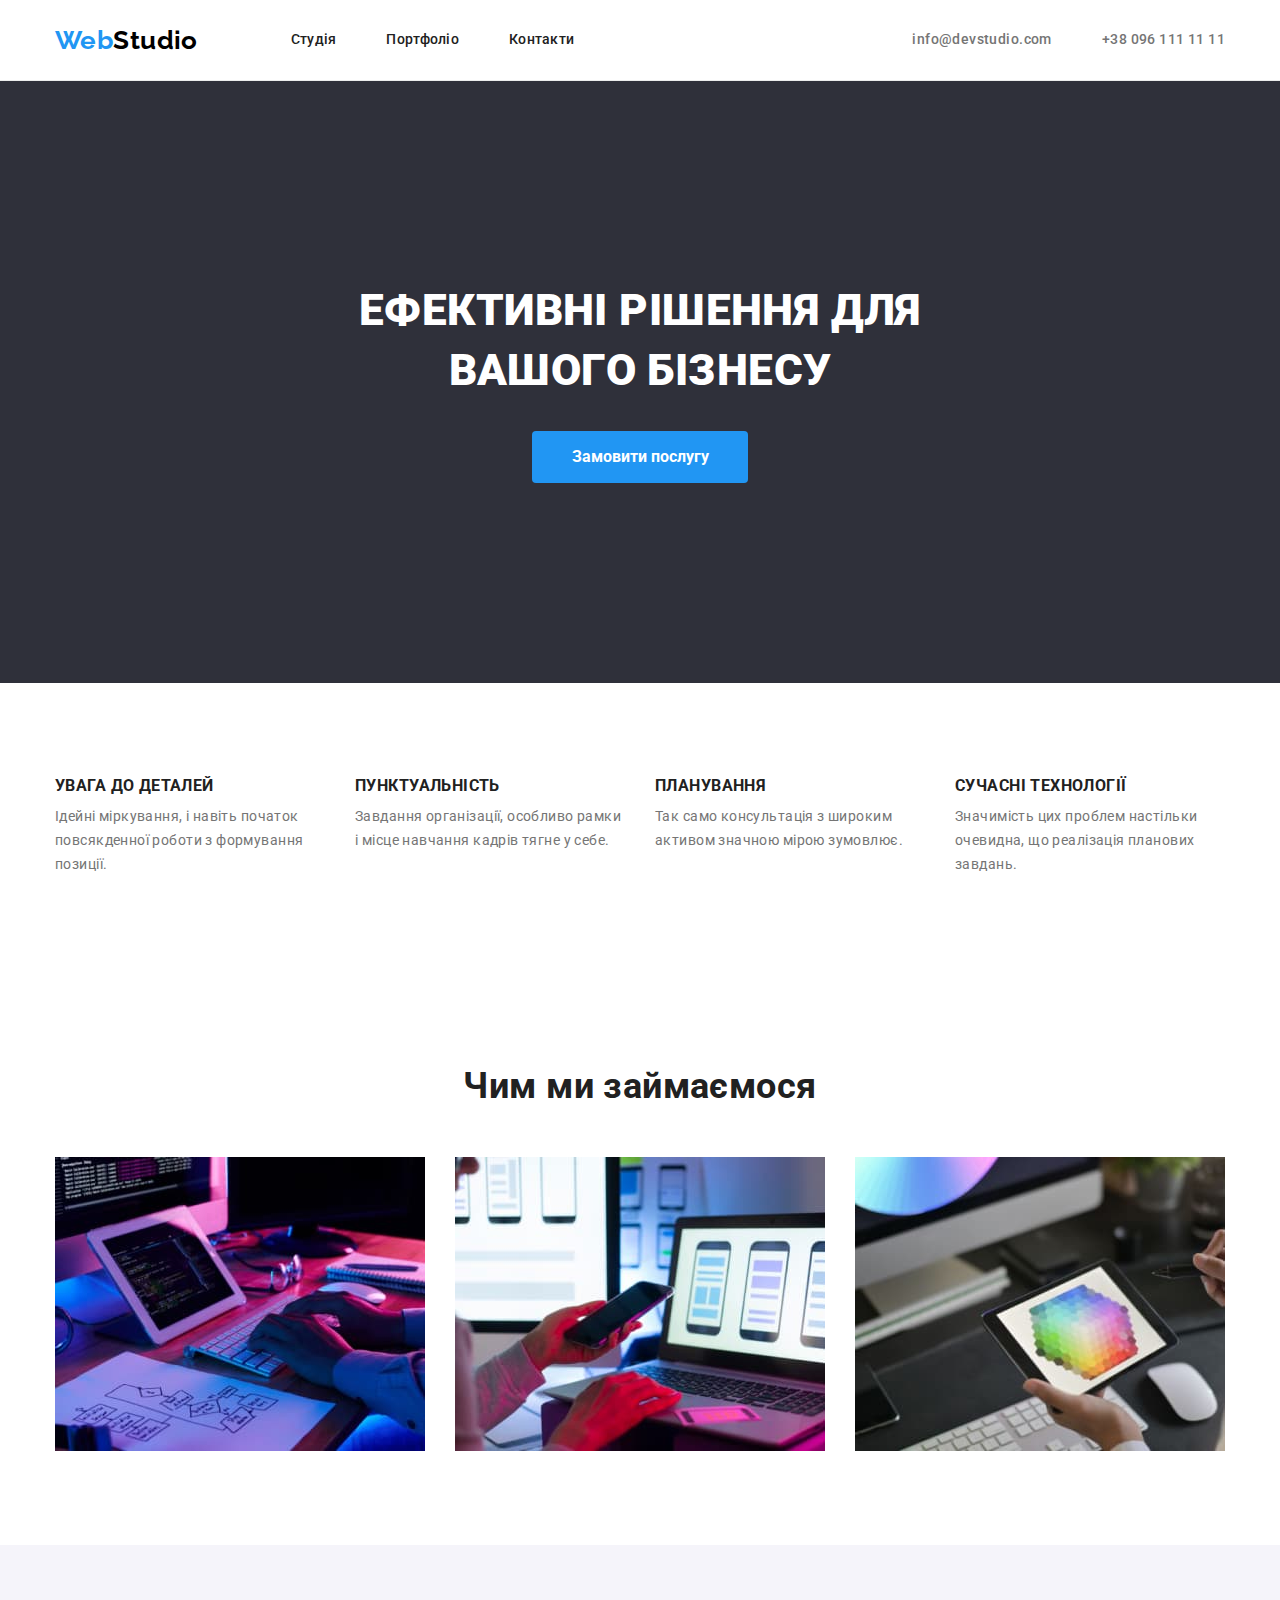
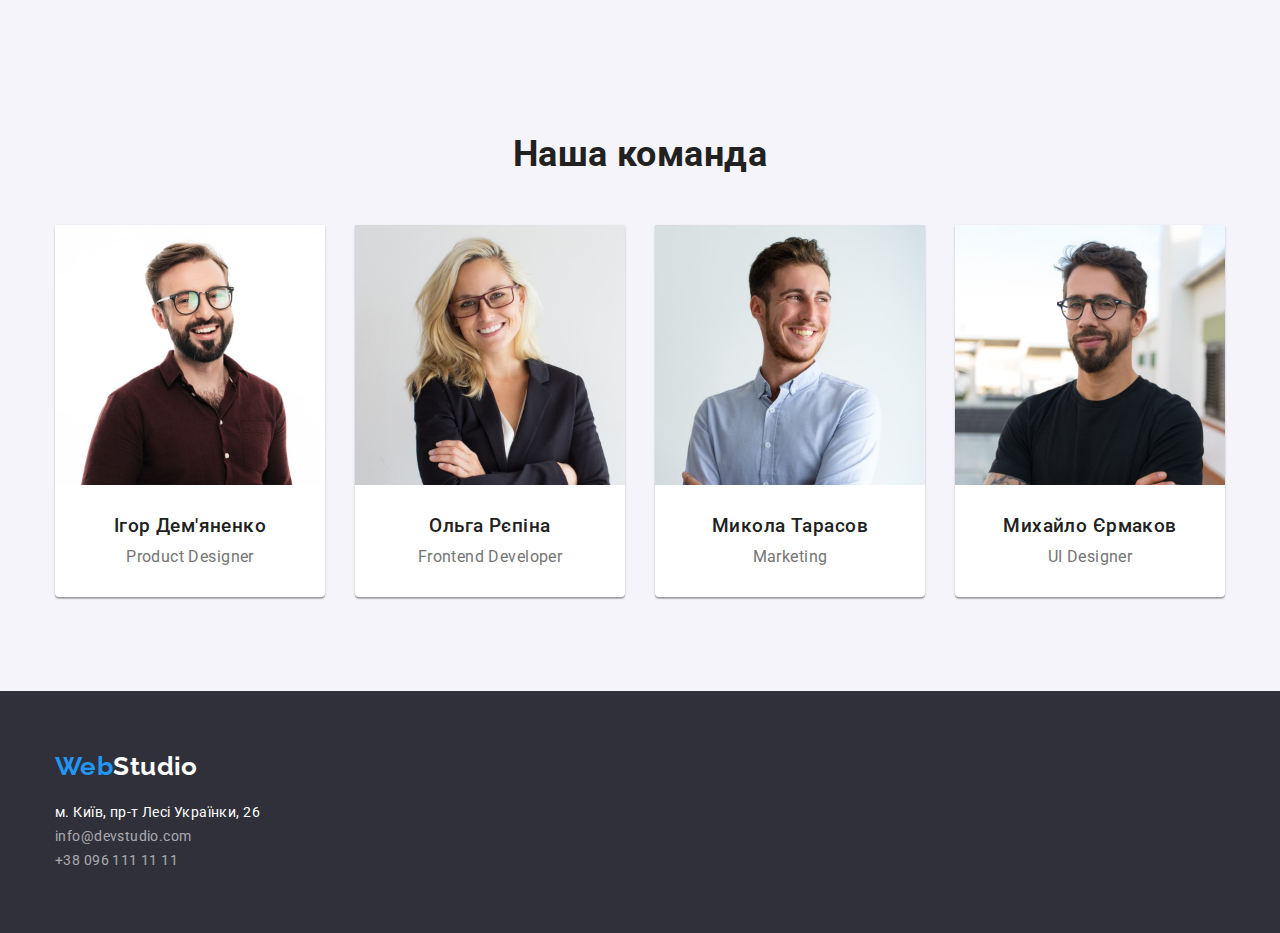
<file: index.html>
<!DOCTYPE html>
<html lang="uk">

<head>
    <meta charset="UTF-8">
    <meta http-equiv="X-UA-Compatible" content="IE=edge">
    <meta name="viewport" content="width=device-width, initial-scale=1.0">
    <title>Document</title>
    <link
        href="https://fonts.googleapis.com/css2?family=Raleway:wght@700&family=Roboto:wght@400;500;700;900&display=swap"
        rel="stylesheet">
    <link rel="stylesheet"
        href="https://cdnjs.cloudflare.com/ajax/libs/modern-normalize/1.1.0/modern-normalize.min.css" />
    <link rel="stylesheet" href="./css/styles.css" />
</head>

<body>
    <!--Шапка сайту-->
    <header class="header">
        <div class="container">
            <nav class="nav-header">
                <a class="logo" href=""><span class="accent">Web</span>Studio</a>
                <ul class="site-nav">
                    <li class="header-item"><a class="nav-link" href="index.html">Студія</a></li>
                    <li class="header-item"><a class="nav-link" href="portfolio.html">Портфоліо</a></li>
                    <li class="header-item"><a class="nav-link" href="">Контакти</a></li>
                </ul>
            </nav>
            <ul class="header-contacts">
                <li class="contact-item"><a class="contacts" href="mailto:info@devstudio.com">info@devstudio.com</a>
                </li>
                <li class="contact-item"><a class="contacts" href="tel:+380961111111">+38 096 111 11 11</a></li>
            </ul>
        </div>
    </header>
    <main>
        <!-- Герой -->
        <section class="hero">
            <h1 class="hero-title">Ефективні рішення для вашого бізнесу</h1>
            <button class="hero-button" type="button">Замовити послугу</button>
        </section>
        <!-- Переваги -->
        <section class="benefits section">
            <div class="container">
                <h2 class="benefits-subject">Переваги</h2>
                <ul class="benefits-list">
                    <li class="benefits-item">
                        <h3 class="benefits-title">УВАГА ДО ДЕТАЛЕЙ</h3>
                        <p class="benefits-text">
                            Ідейні міркування, і навіть початок повсякденної роботи з формування позиції.
                        </p>
                    </li>
                    <li class="benefits-item">
                        <h3 class="benefits-title">ПУНКТУАЛЬНІСТЬ</h3>
                        <p class="benefits-text">
                            Завдання організації, особливо рамки і місце навчання кадрів тягне у себе.
                        </p>
                    </li>
                    <li class="benefits-item">
                        <h3 class="benefits-title">ПЛАНУВАННЯ</h3>
                        <p class="benefits-text">
                            Так само консультація з широким активом значною мірою зумовлює.
                        </p class="benefits-text">
                    </li>
                    <li class="benefits-item">
                        <h3 class="benefits-title">СУЧАСНІ ТЕХНОЛОГІЇ</h3>
                        <p class="benefits-text">
                            Значимість цих проблем настільки очевидна, що реалізація планових завдань.
                        </p>
                    </li>
                </ul>
            </div>
        </section>
        <section class="activity section">
            <div class="container">
                <h2 class="activity-title">Чим ми займаємося</h2>
                <ul class="activity-list">
                    <li class="activity-item">
                        <img src="./images/img1.jpg" alt="Процес написання коду для сайту" width="370" />
                    </li>
                    <li class="activity-item">
                        <img src="./images/img2.jpg" alt="Адаптація сайту для відображення на смартфоні" width="370" />
                    </li>
                    <li class="activity-item">
                        <img src="./images/img3.jpg" alt="Обираємо кольорове забарвлення сайту" width="370" />
                    </li>
                </ul>
            </div>
        </section>
        <section class="team section">
            <div class="container">
                <h2 class="team-title">Наша команда</h2>
                <ul class="team-list">
                    <li class="team-item">
                        <img src="./images/product_designer.jpg" alt="Фотографія дизайнера продукту" width="270" />
                        <h3 class="team-subtitle">Ігор Дем'яненко</h3>
                        <p class="team-desc" lang="en">Product Designer</p>
                    </li>
                    <li class="team-item">
                        <img src="./images/frontend_developer.jpg" alt="Фотографія розробниці інтерфейсу" width="270" />
                        <h3 class="team-subtitle">Ольга Рєпіна</h3>
                        <p class="team-desc" lang="en">Frontend Developer</p>
                    </li>
                    <li class="team-item">
                        <img src="./images/marketing.jpg" alt="Фотографія менеджера по маркетингу" width="270" />
                        <h3 class="team-subtitle">Микола Тарасов</h3>
                        <p class="team-desc" lang="en">Marketing</p>
                    </li>
                    <li class="team-item">
                        <img src="./images/ui_designer.jpg" alt="Фотографія дизайнера інтерфейсу" width="270" />
                        <h3 class="team-subtitle">Михайло Єрмаков</h3>
                        <p class="team-desc" lang="en">UI Designer</p>
                    </li>
                </ul>
            </div>
        </section>
    </main>
    <footer class="footer">
        <div class="container">
            <a class="footer-logo" href=""><span class="accent">Web</span>Studio</a>
            <address class="location">
                м. Київ, пр-т Лесі Українки, 26
            </address>
            <ul class="footer-list">
                <li><a class="footer-contacts" href="mailto:info@devstudio.com">info@devstudio.com</a></li>
                <li><a class="footer-contacts" href="tel:+380961111111">+38 096 111 11 11</a></li>
            </ul>
        </div>
    </footer>
</body>

</html>
</file>
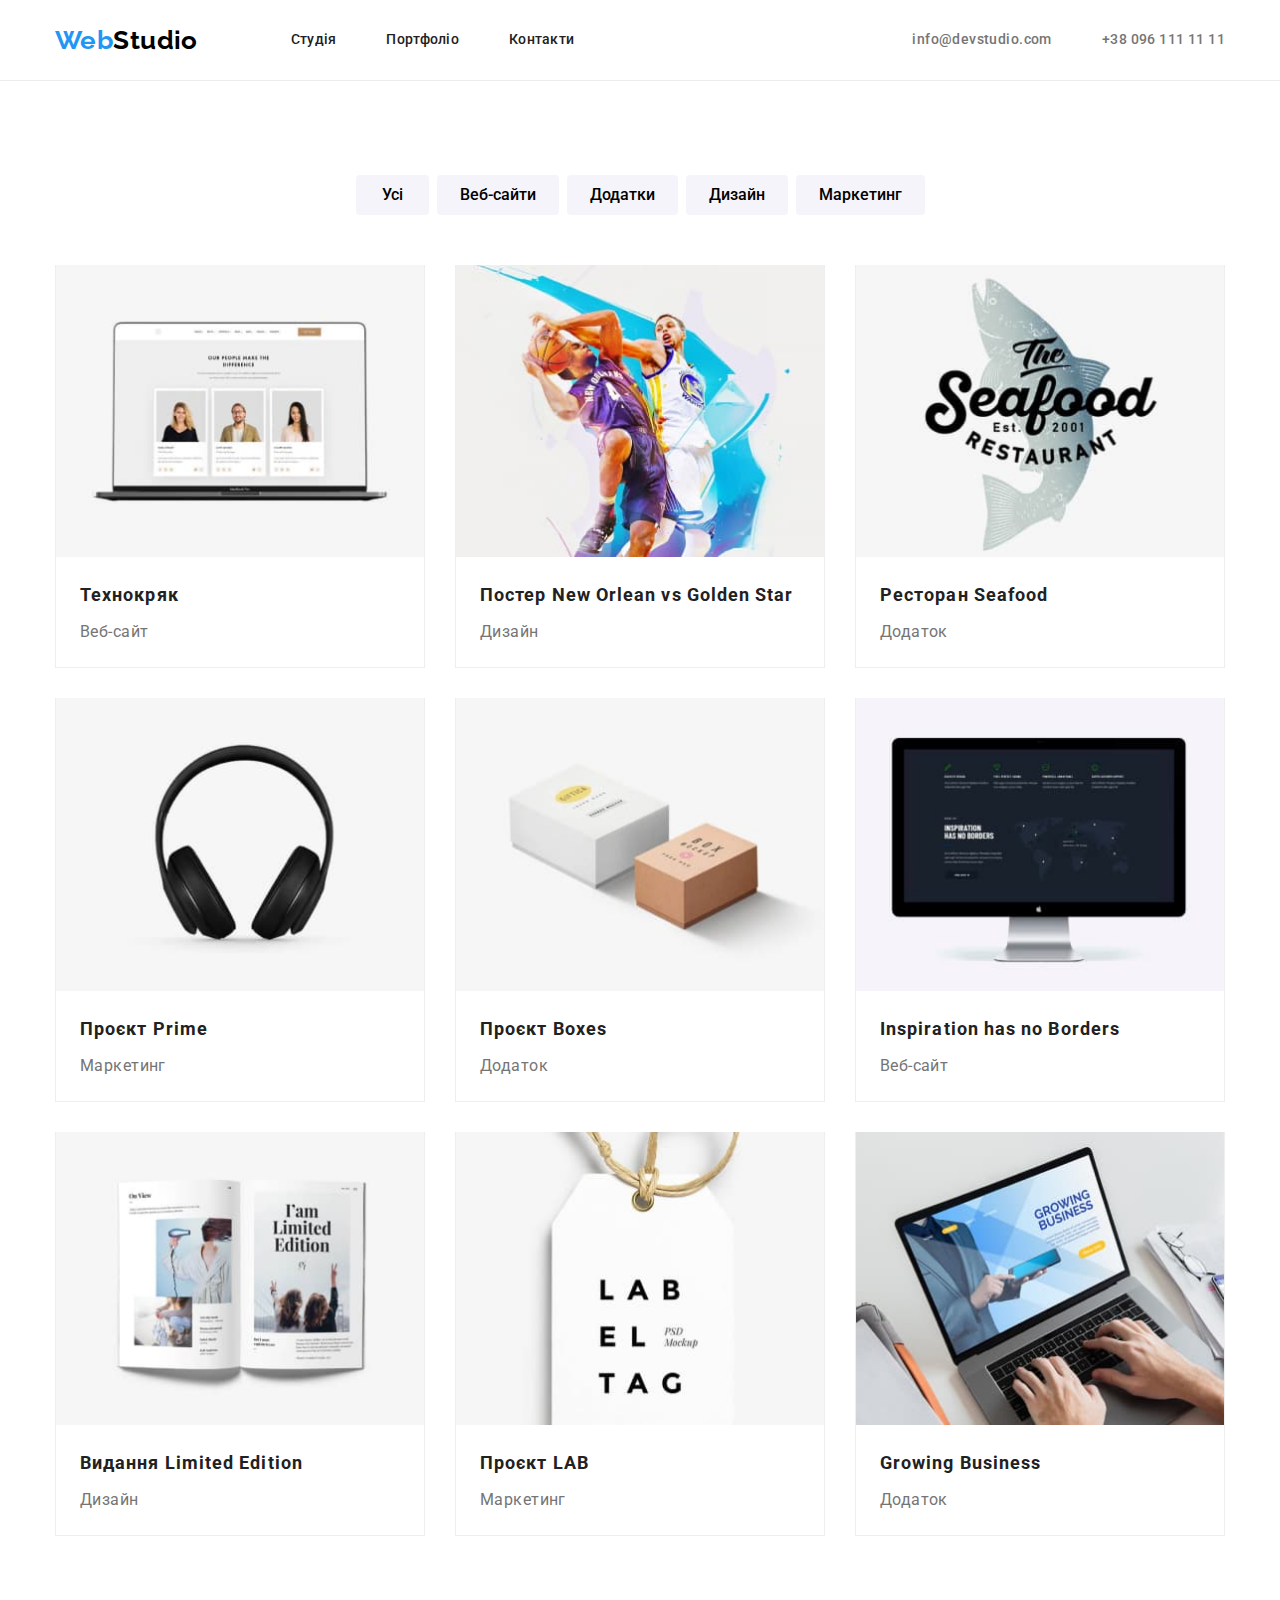
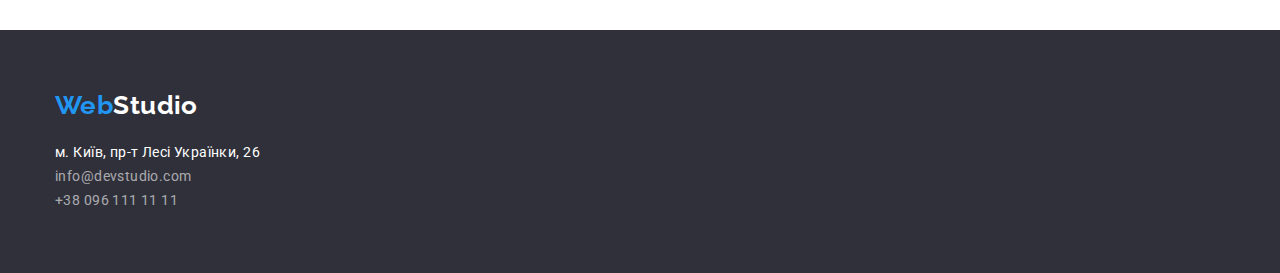
<file: portfolio.html>
<!DOCTYPE html>
<html lang="uk">
  <head>
    <meta charset="UTF-8" />
    <meta http-equiv="X-UA-Compatible" content="IE=edge" />
    <meta name="viewport" content="width=device-width, initial-scale=1.0" />
    <title>Document</title>
    <link
      href="https://fonts.googleapis.com/css2?family=Raleway:wght@700&family=Roboto:wght@400;500;700;900&display=swap"
      rel="stylesheet"
    />
    <link
      rel="stylesheet"
      href="https://cdnjs.cloudflare.com/ajax/libs/modern-normalize/1.1.0/modern-normalize.min.css"
    />
    <link rel="stylesheet" href="./css/styles.css" />
  </head>
  <body>
    <!--Шапка сайту-->
    <header class="header">
      <div class="container">
        <nav class="nav-header">
          <a class="logo" href=""><span class="accent">Web</span>Studio</a>
          <ul class="site-nav">
            <li class="header-item">
              <a class="nav-link" href="index.html">Студія</a>
            </li>
            <li class="header-item">
              <a class="nav-link" href="portfolio.html">Портфоліо</a>
            </li>
            <li class="header-item">
              <a class="nav-link" href="">Контакти</a>
            </li>
          </ul>
        </nav>
        <ul class="header-contacts">
          <li class="contact-item">
            <a class="contacts" href="mailto:info@devstudio.com"
              >info@devstudio.com</a
            >
          </li>
          <li class="contact-item">
            <a class="contacts" href="tel:+380961111111">+38 096 111 11 11</a>
          </li>
        </ul>
      </div>
    </header>
    <main>
      <!-- Перелік послуг-->
      <h1 class="portfolio-caption">Портфоліо</h1>
      <section class="maine-portfolio container section">
        <ul class="portfolio-list">
          <li class="portfolio-groups">
            <button class="portfolio-button" type="button">Усі</button>
          </li>
          <li class="portfolio-groups">
            <button class="portfolio-button" type="button">Веб-сайти</button>
          </li>
          <li class="portfolio-groups">
            <button class="portfolio-button" type="button">Додатки</button>
          </li>
          <li class="portfolio-groups">
            <button class="portfolio-button" type="button">Дизайн</button>
          </li>
          <li class="portfolio-groups">
            <button class="portfolio-button" type="button">Маркетинг</button>
          </li>
        </ul>
        <!-- Приклади робіт -->
        <ul class="portfolio-examples">
          <li class="portfolio-sample">
            <img
              src="./images/technocrack.jpg"
              alt="Відображення дизайну сайту на ноутбуці"
              width="370"
            />
            <h3 class="portfolio-subtitle">Технокряк</h3>
            <p class="portfolio-desc">Веб-сайт</p>
          </li>
          <li class="portfolio-sample">
            <img
              src="./images/new_orlean.jpg"
              alt="Два чоловіка в спортивній формі грають в баскетбол"
              width="370"
            />
            <h3 class="portfolio-subtitle">Постер New Orlean vs Golden Star</h3>
            <p class="portfolio-desc">Дизайн</p>
          </li>
          <li class="portfolio-sample">
            <img
              src="./images/seafood.jpg"
              alt="Зображення логотипу рибного ресторану"
              width="370"
            />
            <h3 class="portfolio-subtitle">Ресторан Seafood</h3>
            <p class="portfolio-desc">Додаток</p>
          </li>
          <li class="portfolio-sample">
            <img src="./images/prime.jpg" alt="Навушники" width="370" />
            <h3 class="portfolio-subtitle">Проєкт Prime</h3>
            <p class="portfolio-desc">Маркетинг</p>
          </li>
          <li class="portfolio-sample">
            <img src="./images/boxes.jpg" alt="Дві коробки" width="370" />
            <h3 class="portfolio-subtitle">Проєкт Boxes</h3>
            <p class="portfolio-desc">Додаток</p>
          </li>
          <li class="portfolio-sample">
            <img src="./images/monitor.jpg" alt="Монітор" width="370" />
            <h3 class="portfolio-subtitle" lang="en">Inspiration has no Borders</h3>
            <p class="portfolio-desc">Веб-сайт</p>
            </div>
          </li>
          <li class="portfolio-sample">
            <img src="./images/limited_edition.jpg" alt="Відкрита книга" width="370"/>
            <h3 class="portfolio-subtitle">Видання Limited Edition</h3>
            <p class="portfolio-desc">Дизайн</p>
          </li>
          <li class="portfolio-sample">
            <img src="./images/lab.jpg" alt="Цінник з логотипом" width="370" />
            <h3 class="portfolio-subtitle">Проєкт LAB</h3>
            <p class="portfolio-desc">Маркетинг</p>
          </li>
          <li class="portfolio-sample">
            <img
              src="./images/growing_business.jpg"
              alt="Людські руки набирають текст на ноутбуці"
              width="370"
            />
            <h3 class="portfolio-subtitle" lang="en">Growing Business</h3>
            <p class="portfolio-desc">Додаток</p>
          </li>
        </ul>
      </section>
    </main>
    <footer class="footer">
      <div class="container">
        <a class="footer-logo" href=""><span class="accent">Web</span>Studio</a>
        <address class="location">м. Київ, пр-т Лесі Українки, 26</address>
        <ul class="footer-list">
          <li>
            <a class="footer-contacts" href="mailto:info@devstudio.com"
              >info@devstudio.com</a
            >
          </li>
          <li>
            <a class="footer-contacts" href="tel:+380961111111"
              >+38 096 111 11 11</a
            >
          </li>
        </ul>
      </div>
    </footer>
  </body>
</html>
</file>
<file: css/styles.css>
/* основний колір тексту #212121*/
/* вторинний колір тексту #757575 */
/* акцент #2196F3 */
/* основна заливка #F5F5F5 */
/* додаткова заливка #F5F4FA */
/* заливка футера (банера) 2F303A */
/* білий #FFFFFF */
/* чоний #000000 */
/* контакти в футері rgba(255, 255, 255, 0.6) */



:root {
    --primery-text-color: #212121;
    --title-text-color: #757575;
    --accent-color: #2196F3;
    --primery-bcg-color: #FFFFFF;
    --secondary-bcg-color: #F5F4FA;
    --footer-bcg-color: #2F303A;
    --footer-text-color: rgba(255, 255, 255, 0.6);
    --main-white-color: #FFFFFF;
    --main-black-color: #000000;
    --border-color: #EEEEEE;
    --border-header: #ECECEC;
}

body {
    color: var(--primery-text-color);
    background-color: var(--primery-bcg-color);

    font-family: Roboto, sans-serif;
    font-weight: 400;
    letter-spacing: 0.03em;
    font-size: 14px;
    line-height: 1.71;
}

html {
    box-sizing: border-box;
}

*,
*::before,
*::after {
    box-sizing: inherit;
}

h1,
h2,
h3,
h4,
p {
    margin: 0;
}

ul {
    list-style: none;
    padding: 0;
    margin: 0;
}

img {
    display: block;
    max-width: 100%;
    width: 370px;
    height: auto;
}

/* Шапка сайту */

.header {
    background-color: var(--main-white-color);
    border-bottom: 1px solid var(--border-header);
}

.container {
    margin: 0 auto;
    max-width: 1200px;
    width: 100%;
    padding-left: 15px;
    padding-right: 15px;
}

.header .container {
    display: flex;
    align-items: center;
}

.nav-header {
    display: flex;
    align-items: center;
    margin-right: auto;
}

.site-nav {
    display: flex;
    align-items: center;
}

/* Лого */

.logo {
    color: var(--main-black-color);
    font-family: Raleway, cursive;

    font-weight: 700;
    font-size: 26px;
    line-height: 1.19;
    text-decoration: none; 

    margin-right: 93px;
}

.logo .accent {
    color: var(--accent-color);
}

.logo:hover,
.logo:focus {
    color: var(--accent-color);
}

/* Навігація по сайту */

.nav-link {
    color:  var(--primery-text-color);

    font-weight: 500;
    line-height: 1.14;
    letter-spacing: 0.02em;
    text-decoration: none;
    list-style: none;

    display: inline-block;
    padding-top: 32px;
    padding-bottom: 32px;
}

.nav-link:hover,
.nav-link:focus {
    color: var(--accent-color);
}

.site-nav {
    list-style: none;
}

/* Контакти */
.header-contacts {
    display: flex;
    align-items: center;
    list-style: none;
}

.header-item:not(:last-child) {
    margin-right: 50px;
}

.contacts {
    color: var(--title-text-color);

    font-weight: 500;
    line height: 1.14;
    letter spacing: 0.02em;

    text-decoration: none;
}

.contacts:hover,
.contacts:focus {
    color: var(--accent-color);
}

.contact-item:not(:last-child) {
    margin-right: 50px;
}

/* Герой */
/* макс відз для тексту  */
.hero {
    color: var(--main-white-color);
    background-color: var(--footer-bcg-color);
    max-width: 1600px;
    padding-top: 200px;
    padding-bottom: 200px;
    margin: 0 auto;
    
    text-align: center;
    
}

.hero-title {
    font-weight: 900;
    font-size: 44px;
    line-height: 1.36;
    letter spacing: 0.06em;
    text-transform: uppercase;
    margin-bottom: 30px;

    max-width: 696px;
    margin-left: auto;
    margin-right: auto;
    text-align: center;    
    width: 100%
}

.hero-button {
    display: inline-block;
    border-radius: 4px;
    padding: 10px 32px;
    min-width: 216px;
    text-align: center;
    border: 1px solid transparent;

    color: var(--main-white-color);
    background-color: var(--accent-color);

    font-weight: 700;
    font-size: 16px;
    line-height: 1.87;
    
    cursor: pointer;
}

.hero-button:hover,
.hero-button:focus {
    color: var(--footer-text-color);
}

/* Переваги */

.section {
    padding-top: 94px;
    padding-bottom: 94px;
}

.benefits .container {
    display: flex;
}

.benefits-list {
    display: flex;
}

.benefits-subject {
    position: absolute;
    white-space: nowrap;
    overflow: hidden;
    width: 1px;
    height: 1px;
    margin: -1px;
    border: 0;
    padding: 0;
    clip-path: inset(100%);
    clip: rect(0 0 0 0);
}

.benefits-title {
    font-weight: 700;
    line-height: 1.14;
    margin-bottom: 10px;
}

.benefits-text {
    color: var(--title-text-color);   
    max-width: 270px; 
}

.benefits-list {
    list-style: none;
}

.benefits-item:not(:last-child) {
    margin-right: 30px;
}


/* Діяльність */


.activity-title {
    font-weight: 700;
    font-size: 36px;
    line-height: 1.17;
    text-align: center;

    margin-bottom: 50px;
}

.activity-list {
    display: flex;
    list-style: none;
}

.activity-item:not(:last-child) {
    margin-right: 30px;
}

/* Команда */

.team {
    background-color: var(--secondary-bcg-color);

    font-size: 16px;
    line-height: 1.19;
}

.team-title {
    font-weight: 700;
    font-size: 36px;
    line-height: 1.17;
    text-align: center;
    padding-top: 94px;
    padding-bottom: 50px;
}

.team-subtitle {
    font-weight: 500;
    text-align: center;
    margin-top: 30px;    
    margin-bottom: 10px;
}

.team-desc {
    color: var(--title-text-color);
    font-weight: 400;
    text-align: center;
    margin-bottom: 30px;
}

.team-list {
    display: flex;
    list-style: none;
}

.team-item:not(:last-child) {
    margin-right: 30px;
}

.team-item { 
    background-color: var(--main-white-color);
    box-shadow: 0px 1px 3px rgba(0, 0, 0, 0.12), 0px 1px 1px rgba(0, 0, 0, 0.14), 0px 2px 1px rgba(0, 0, 0, 0.2);
    border-radius: 0px 0px 4px 4px;

}

/* Футер */

.footer {
    background-color: var(--footer-bcg-color);

    padding-top: 60px;
    padding-bottom: 60px;
}

.footer-logo {
    color: var(--main-white-color);
    font-family: Raleway, cursive;
    
    font-weight: 700;
    font-size: 26px;
    line-height: 1.19;
    text-decoration: none;
    display: inline-block;
    margin-bottom: 20px;
}

.footer-logo .accent {
    color: var(--accent-color);
}

.location {
    color: var(--main-white-color);
    font-style: normal;
}

.footer-contacts {
    color: var(--footer-text-color);

    text-decoration: none;
}

.footer-list {
    list-style: none;
}


/* Портфоліо */

.portfolio-caption {
    position: absolute;
    white-space: nowrap;
    overflow: hidden;
    width: 1px;
    height: 1px;
    margin: -1px;
    border: 0;
    padding: 0;
    clip-path: inset(100%);
    clip: rect(0 0 0 0);
}



.portfolio-button {
    background-color: var(--secondary-bcg-color);

    font-weight: 500;
    font-size: 16px;
    line-height: 1.6;
    cursor: pointer;

    border-radius: 4px;
    padding: 6px 22px;
    
    text-align: center;
    border: 1px solid transparent;
    min-width: 73px;

} 

.portfolio-button:hover,
.portfolio-button:focus {
    color: var(--secondary-bcg-color);
    background-color: var(--accent-color);
}

.portfolio-list {
    display: flex;
    justify-content: center;
    margin-bottom: 50px;
}

.portfolio-groups:not(:last-child) {
    margin-right: 8px;
}

.portfolio-subtitle {
    font-weight: 700;
    font-size: 18px;
    line-height: 2;
    letter-spacing: 0.06em;
    margin-top: 20px;
    margin-bottom: 4px;
    margin-left: 24px;
    
}

.portfolio-desc {
    color: var(--title-text-color);

    font-size: 16px;
    line-height: 1.9;
    margin-bottom: 20px;
    margin-left: 24px;
}

.portfolio-list {
    
    list-style: none;
}

.portfolio-examples {
    list-style: none;

    display: flex;
    flex-wrap: wrap;
}

.portfolio-sample {
    width: calc((100% - 60px) / 3);
    margin-right: 30px;
    margin-bottom: 30px;
}

.portfolio-sample:nth-child(3n) {
    margin-right: 0;
}

.portfolio-sample:nth-last-child(-n+3) {
    margin-bottom: 0;
}

.portfolio-sample {
    background-color: var(--main-white-color);

    border-bottom: 1px solid var(--border-color);
    border-left: 1px solid var(--border-color);
    border-right: 1px solid var(--border-color);
}
</file>
